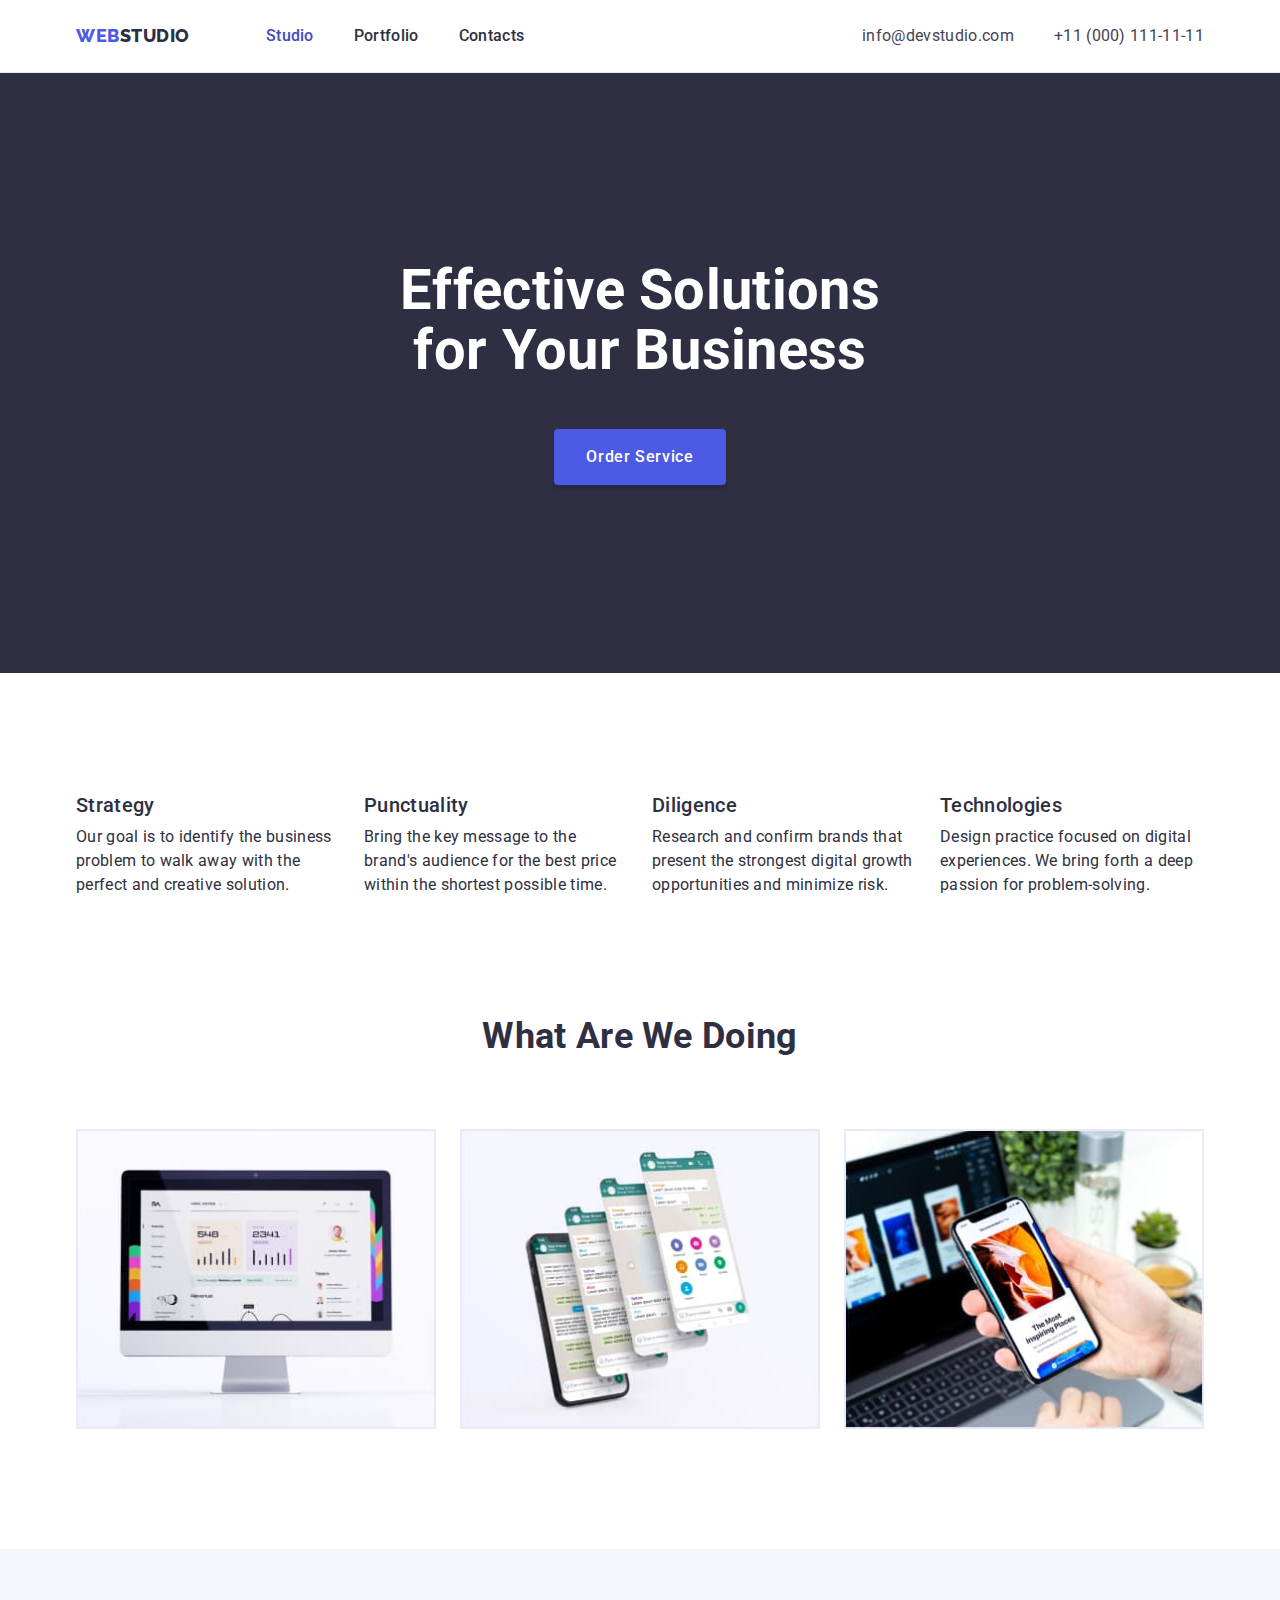
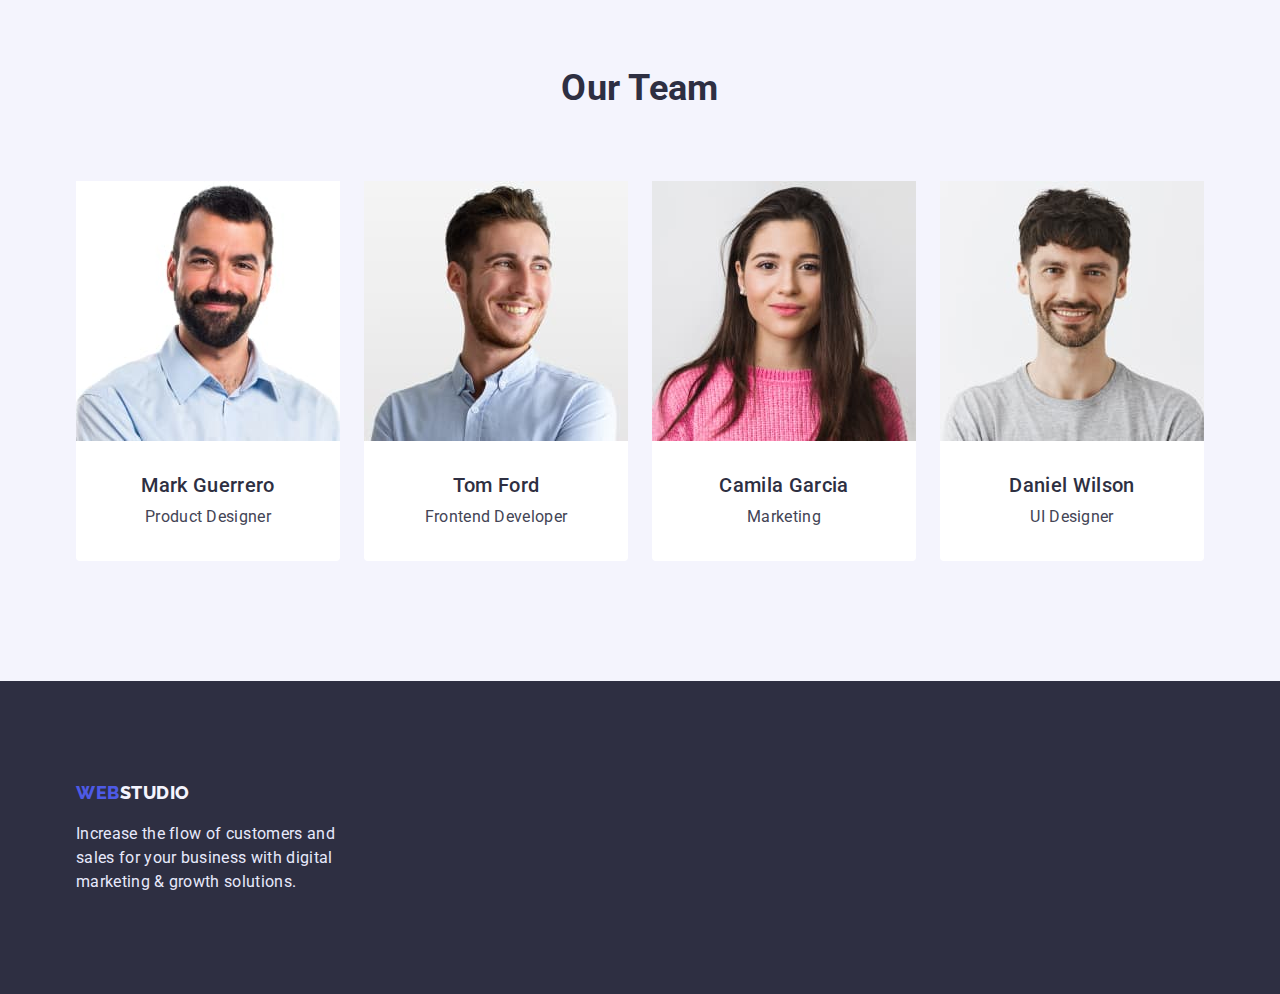
<file: index.html>
<!DOCTYPE html>
<html lang="en">
  <head>
    <meta charset="UTF-8" />
    <meta http-equiv="X-UA-Compatible" content="IE=edge" />
    <meta name="viewport" content="width=device-width, initial-scale=1.0" />

    <title>WebStudio</title>

    <link rel="preconnect" href="https://fonts.googleapis.com" />
    <link rel="preconnect" href="https://fonts.gstatic.com" crossorigin />
    <link
      href="https://fonts.googleapis.com/css2?family=Raleway:wght@800&family=Roboto:wght@400;500;700;900&display=swap"
      rel="stylesheet"
    />
    <link
      rel="stylesheet"
      href="https://cdnjs.cloudflare.com/ajax/libs/modern-normalize/1.1.0/modern-normalize.min.css"
    />

    <link rel="stylesheet" href="./css/styles.css" />
  </head>

  <body>
    <!--header-->
    <header class="header-page">
      <div class="container navi">
        <nav class="header-nav">
          <a href="./index.html" class="logo-studio"
            ><span class="logo-web">Web</span>Studio
          </a>

          <ul class="list-cast navigation">
            <li class="nav-item">
              <a href="./index.html" class="site-nav current">Studio</a>
            </li>
            <li class="nav-item">
              <a href="./portfolio.html" class="site-nav">Portfolio</a>
            </li>
            <li class="nav-item"><a href="#" class="site-nav">Contacts</a></li>
          </ul>
        </nav>
        <address class="nav-adress">
          <ul class="list-cast navigation">
            <li class="nav-adress">
              <a href="mailto:info@devstudio.com" class="email-tell"
                >info@devstudio.com</a
              >
            </li>
            <li class="nav-adress">
              <a href="tel:+110001111111" class="email-tell"
                >+11 (000) 111-11-11</a
              >
            </li>
          </ul>
        </address>
      </div>
    </header>
    <!-- Main-->
    <main>
      <!--Section 1-->
      <section class="hero">
        <div class="container">
          <h1 class="title-main-hero">
            Effective Solutions <br />
            for Your Business
          </h1>
          <button type="button" class="but-hero">Order Service</button>
        </div>
      </section>

      <!--Section 2-->
      <section class="general">
        <div class="container">
          <h2 class="visually-hidden">Coment fyture</h2>
          <ul class="list-cast general-list">
            <li class="general-item">
              <h3 class="general-info">Strategy</h3>
              <p class="general-paragraph">
                Our goal is to identify the business problem to walk away with
                the perfect and creative solution.
              </p>
            </li>

            <li class="general-item">
              <h3 class="general-info">Punctuality</h3>
              <p class="general-paragraph">
                Bring the key message to the brand's audience for the best price
                within the shortest possible time.
              </p>
            </li>

            <li class="general-item">
              <h3 class="general-info">Diligence</h3>
              <p class="general-paragraph">
                Research and confirm brands that present the strongest digital
                growth opportunities and minimize risk.
              </p>
            </li>

            <li class="general-item">
              <h3 class="general-info">Technologies</h3>
              <p class="general-paragraph">
                Design practice focused on digital experiences. We bring forth a
                deep passion for problem-solving.
              </p>
            </li>
          </ul>
        </div>
      </section>

      <!--Section work 3-->
      <section class="work">
        <div class="container">
          <h2 class="title-section-work">What are we doing</h2>
          <ul class="list-cast work-img">
            <li class="work-item">
              <img
                src="./images/img1.jpg"
                class="section-work-img"
                width="360"
                height="300"
                alt="computer"
              />
            </li>

            <li class="work-item">
              <img
                src="./images/img2.jpg"
                class="section-work-img"
                width="360"
                height="300"
                alt="phone"
              />
            </li>

            <li class="work-item">
              <img
                src="./images/img3.jpg"
                class="section-work-img"
                width="360"
                height="300"
                alt="computer-phone"
              />
            </li>
          </ul>
        </div>
      </section>

      <!--Section 4-->
      <section class="team">
        <div class="container">
          <h2 class="about-team">Our Team</h2>
          <ul class="list-cast about-person">
            <li class="list-person">
              <img
                src="./images/mark.jpg"
                width="264"
                height="260"
                alt="mark"
              />
              <div class="person-name-work">
                <h3 class="title-name">Mark Guerrero</h3>
                <p class="profession">Product Designer</p>
              </div>
            </li>

            <li class="list-person">
              <img src="./images/tom.jpg" width="264" height="260" alt="tom" />
              <div class="person-name-work">
                <h3 class="title-name">Tom Ford</h3>
                <p class="profession">Frontend Developer</p>
              </div>
            </li>

            <li class="list-person">
              <img
                src="./images/camila.jpg"
                width="264"
                height="260"
                alt="camila"
              />
              <div class="person-name-work">
                <h3 class="title-name">Camila Garcia</h3>
                <p class="profession">Marketing</p>
              </div>
            </li>

            <li class="list-person">
              <img
                src="./images/daniel.jpg"
                width="264"
                height="260"
                alt="daniel"
              />
              <div class="person-name-work">
                <h3 class="title-name">Daniel Wilson</h3>
                <p class="profession">UI Designer</p>
              </div>
            </li>
          </ul>
        </div>
      </section>
    </main>

    <!-- Foter-->
    <footer class="fon-foot">
      <div class="container">
        <a href="./index.html" class="logo-studio-lihgt"
          ><span class="logo-web">Web</span>Studio</a
        >
        <div class="foot-content">
          <p class="text-footer">
            Increase the flow of customers and sales for your business with
            digital marketing & growth solutions.
          </p>
        </div>
      </div>
    </footer>
  </body>
</html>
</file>
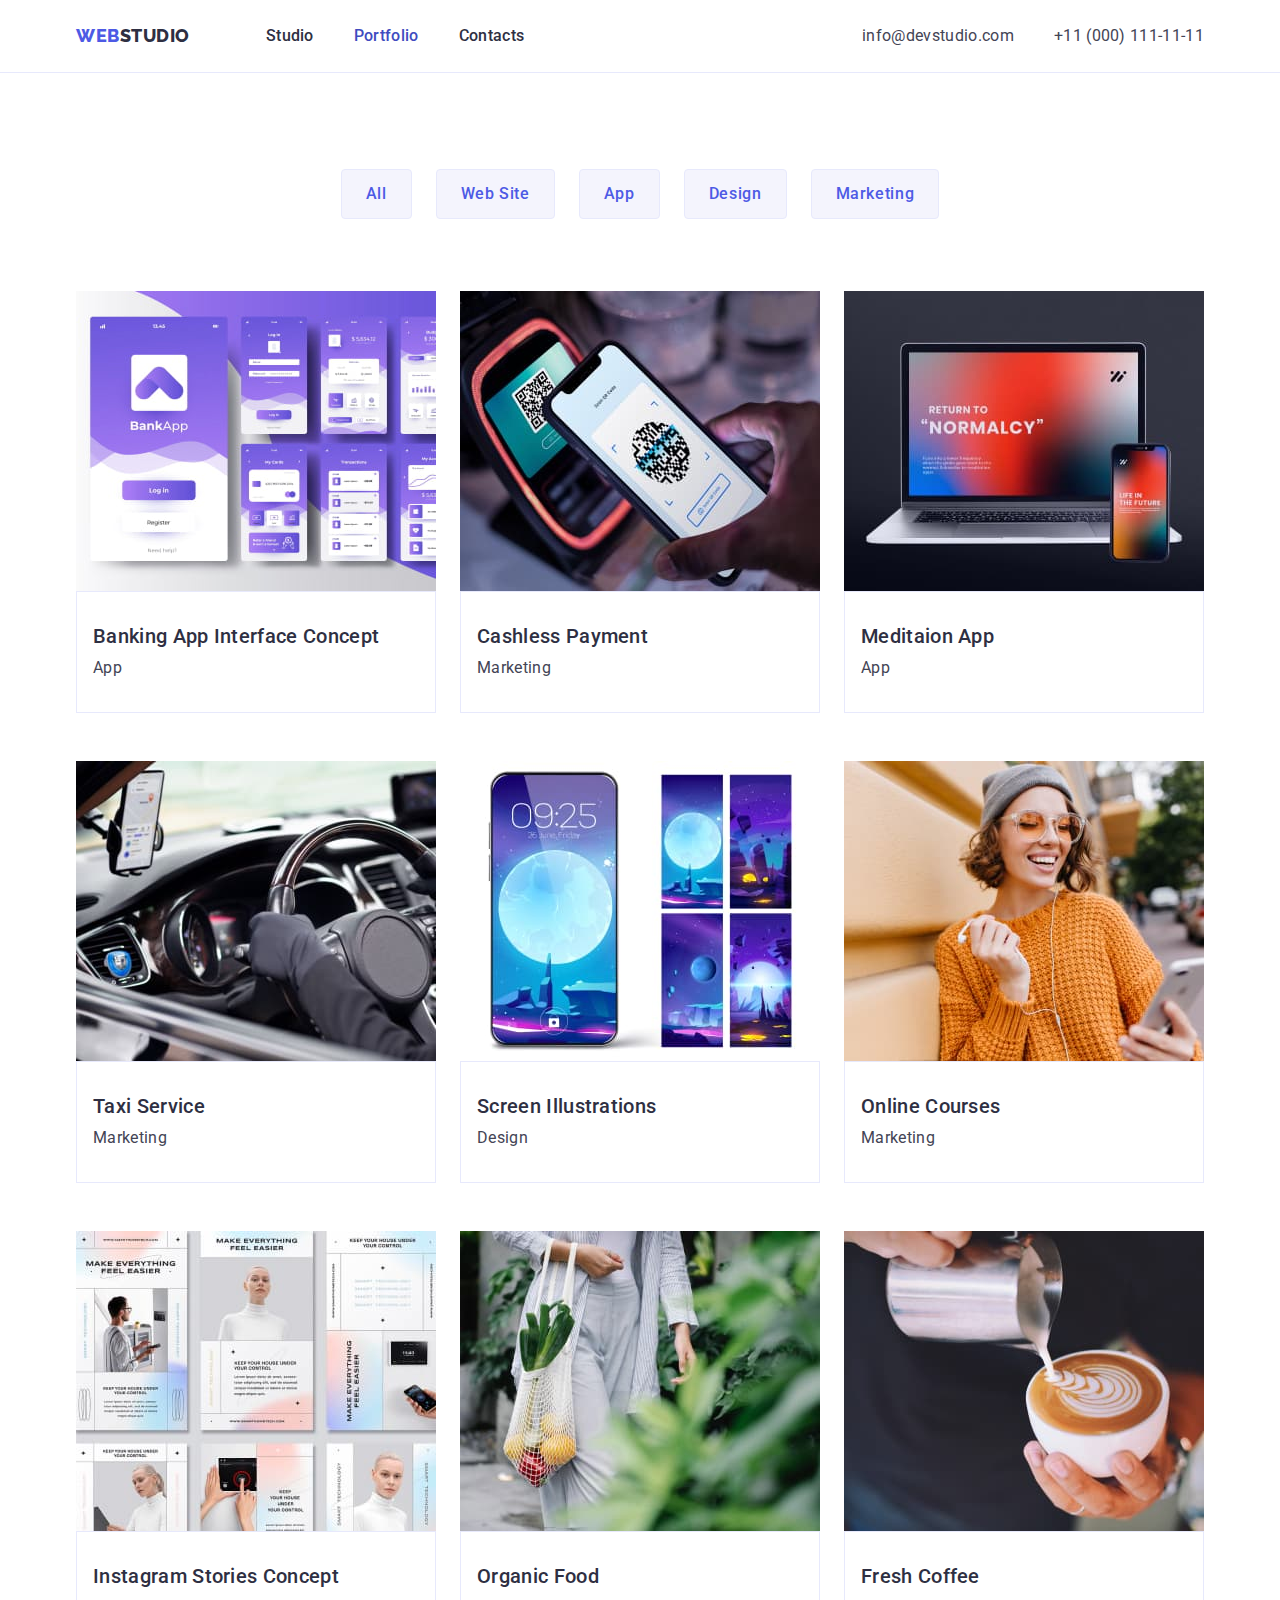
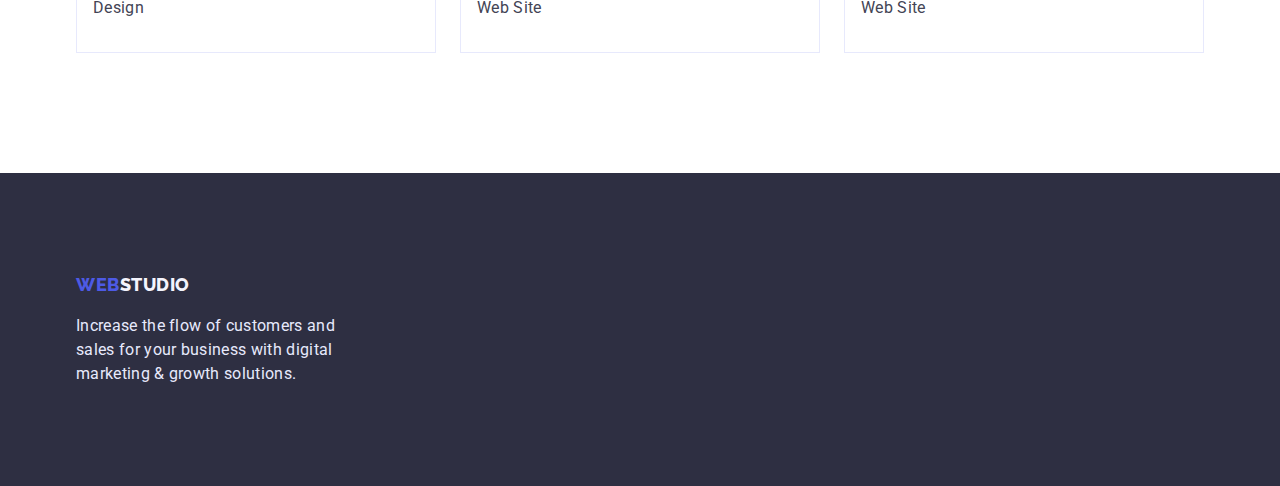
<file: portfolio.html>
<!DOCTYPE html>
<html lang="en">
  <head>
    <meta charset="UTF-8" />
    <meta http-equiv="X-UA-Compatible" content="IE=edge" />
    <meta name="viewport" content="width=device-width, initial-scale=1.0" />

    <title>Portfolio</title>

    <link rel="preconnect" href="https://fonts.googleapis.com" />
    <link rel="preconnect" href="https://fonts.gstatic.com" crossorigin />
    <link
      href="https://fonts.googleapis.com/css2?family=Raleway:wght@800&family=Roboto:wght@400;500;700;900&display=swap"
      rel="stylesheet"
    />
    <link
      rel="stylesheet"
      href="https://cdnjs.cloudflare.com/ajax/libs/modern-normalize/1.1.0/modern-normalize.min.css"
    />

    <link rel="stylesheet" href="./css/styles.css" />
  </head>

  <body>
    <header class="header-page">
      <div class="container navi">
        <nav class="header-nav">
          <a href="./index.html" class="logo-studio"
            ><span class="logo-web">Web</span>Studio
          </a>

          <ul class="list-cast navigation">
            <li class="nav-item">
              <a href="./index.html" class="site-nav">Studio</a>
            </li>
            <li class="nav-item">
              <a href="./portfolio.html" class="site-nav current">Portfolio</a>
            </li>
            <li class="nav-item"><a href="#" class="site-nav">Contacts</a></li>
          </ul>
        </nav>

        <address class="nav">
          <ul class="list-cast navigation">
            <li class="nav-item">
              <a href="mailto:info@devstudio.com" class="email-tell"
                >info@devstudio.com</a
              >
            </li>
            <li class="nav-item">
              <a href="tel:+110001111111" class="email-tell"
                >+11 (000) 111-11-11</a
              >
            </li>
          </ul>
        </address>
      </div>
    </header>
    <main>
      <!-- section-1-portfolio -->

      <section class="card-app">
        <div class="container">
          <h1 class="visually-hidden">Coment fyture</h1>
          <!-- filtr -->

          <ul class="list-cast list-filtr">
            <li><button type="button" class="but-filtr">All</button></li>
            <li><button type="button" class="but-filtr">Web Site</button></li>
            <li><button type="button" class="but-filtr">App</button></li>
            <li><button type="button" class="but-filtr">Design</button></li>
            <li><button type="button" class="but-filtr">Marketing</button></li>
          </ul>

          <ul class="list-cast list-app">
            <li class="item-app">
              <a href="" class="emphasis-title-app">
                <img
                  src="./images/banking-app.jpg"
                  width="360"
                  height="300"
                  alt="banking-app"
                />
                <div class="list-app-item">
                  <h2 class="title-app">Banking App Interface Concept</h2>
                  <p class="name-app">App</p>
                </div>
              </a>
            </li>

            <li class="item-app">
              <a href="" class="emphasis-title-app">
                <img
                  src="./images/cashless-payment.jpg"
                  width="360"
                  height="300"
                  alt="cashless-payment"
                />
                <div class="list-app-item">
                  <h2 class="title-app">Cashless Payment</h2>
                  <p class="name-app">Marketing</p>
                </div>
              </a>
            </li>

            <li class="item-app">
              <a href="" class="emphasis-title-app">
                <img
                  src="./images/meditaion-app.jpg"
                  width="360"
                  height="300"
                  alt="meditaion-app"
                />
                <div class="list-app-item">
                  <h2 class="title-app">Meditaion App</h2>
                  <p class="name-app">App</p>
                </div>
              </a>
            </li>

            <li class="item-app">
              <a href="" class="emphasis-title-app">
                <img
                  src="./images/taxi-service.jpg"
                  width="360"
                  height="300"
                  alt="taxi-service"
                />
                <div class="list-app-item">
                  <h2 class="title-app">Taxi Service</h2>
                  <p class="name-app">Marketing</p>
                </div>
              </a>
            </li>

            <li class="item-app">
              <a href="" class="emphasis-title-app">
                <img
                  src="./images/scren-illustrations.jpg"
                  width="360"
                  height="300"
                  alt="scren-illustrations"
                />
                <div class="list-app-item">
                  <h2 class="title-app">Screen Illustrations</h2>
                  <p class="name-app">Design</p>
                </div>
              </a>
            </li>

            <li class="item-app">
              <a href="" class="emphasis-title-app">
                <img
                  src="./images/online-courses.jpg"
                  width="360"
                  height="300"
                  alt="online-courses"
                />
                <div class="list-app-item">
                  <h2 class="title-app">Online Courses</h2>
                  <p class="name-app">Marketing</p>
                </div>
              </a>
            </li>

            <li class="item-app">
              <a href="" class="emphasis-title-app">
                <img
                  src="./images/instagram-stories.jpg"
                  width="360"
                  height="300"
                  alt="instagram-stories"
                />
                <div class="list-app-item">
                  <h2 class="title-app">Instagram Stories Concept</h2>
                  <p class="name-app">Design</p>
                </div>
              </a>
            </li>

            <li class="item-app">
              <a href="" class="emphasis-title-app">
                <img
                  src="./images/organic-food.jpg"
                  width="360"
                  height="300"
                  alt="organic-food"
                />
                <div class="list-app-item">
                  <h2 class="title-app">Organic Food</h2>
                  <p class="name-app">Web Site</p>
                </div>
              </a>
            </li>

            <li class="item-app">
              <a href="" class="emphasis-title-app">
                <img
                  src="./images/fresh-coffee.jpg"
                  width="360"
                  height="300"
                  alt="fresh-coffee"
                />
                <div class="list-app-item">
                  <h2 class="title-app">Fresh Coffee</h2>
                  <p class="name-app">Web Site</p>
                </div>
              </a>
            </li>
          </ul>
        </div>
      </section>
    </main>
    <footer class="fon-foot">
      <div class="container">
        <a href="./index.html" class="logo-studio-lihgt"
          ><span class="logo-web">Web</span>Studio</a
        >
        <div class="foot-content">
          <p class="text-footer">
            Increase the flow of customers and sales for your business with
            digital marketing & growth solutions.
          </p>
        </div>
      </div>
    </footer>
  </body>
</html>
</file>
<file: css/styles.css>
:root {
  /* color palitre */

  --clr-backgraund-main: #ffffff;
  --clr-primary: #2e2f42;
  --crl-secondary: #434455;
  --clr-primary-brand: #4d5ae5;
  --clr-liht: #ffffff;
  --clr-underline: rgba(0, 0, 0, 0.15);
  --clr-text-footer: #e7e9fc;
  /* secondary page */
  --clr-filtr-beck: #f4f4fd;
  --clr-bord-beck: #e7e9fc;
  --clr-hove-beck: #404bbf;
}
body {
  background-color: var(--clr-backgraund-main);
  font-family: Roboto, sans-serif;
  font-size: 16px;

  letter-spacing: 0.02em;
  line-height: 1.5;

  color: var(--clr-primary);
}
h1,
h2,
h3,
h4,
h5,
h6,
ul,
ol,
p {
  margin: 0;
  padding: 0;
}

.list-cast {
  list-style-type: none;
}
.container {
  max-width: 1158px;
  margin-left: auto;
  margin-right: auto;
  padding-left: 15px;
  padding-right: 15px;
}
img {
  display: block;
  max-width: 100%;
  height: auto;
}

/* оформлення лого HEADER */
.header-page {
  border-bottom: 1px solid var(--clr-text-footer);
}

.header-nav {
  display: flex;
  align-items: center;
}
.navi {
  justify-content: space-between;
  display: flex;
}

.logo-studio {
  margin-right: 76px;
  font-family: 'Raleway', sans-serif;
  font-weight: 800;
  font-size: 18px;
  line-height: 1.33;

  letter-spacing: 0.03em;

  color: var(--clr-primary);

  text-decoration-line: none;
  text-transform: uppercase;
}
.logo-web {
  color: var(--clr-primary-brand);
}
.navigation {
  display: flex;
  gap: 40px;
}

.site-nav {
  display: block;
  padding-top: 24px;
  padding-bottom: 24px;

  font-weight: 500;

  color: var(--clr-primary);
  text-decoration-line: none;
}

.site-nav:hover,
.site-nav:focus {
  color: var(--clr-hove-beck);
}

/* активна ссилка(сторінки) */

.site-nav.current {
  color: var(--clr-hove-beck);
}
.email-tell {
  padding-top: 24px;
  padding-bottom: 24px;
  display: block;

  font-style: normal;
  color: var(--crl-secondary);
  text-decoration-line: none;
}
.email-tell:hover,
.email-tell:focus {
  color: var(--clr-hove-beck);
}

/* Section 1 hero  */
.hero {
  padding-top: 188px;
  padding-bottom: 188px;
  background-color: var(--clr-primary);
  text-align: center;
}
.title-main-hero {
  margin-bottom: 48px;

  font-size: 56px;
  line-height: 1.07;

  color: var(--clr-liht);
}

.but-hero {
  padding: 16px 32px;

  font-family: inherit;
  font-weight: 500;
  font-size: 16px;
  line-height: 1.5;
  letter-spacing: 0.04em;
  min-width: 169px;

  color: var(--clr-liht);
  background-color: var(--clr-primary-brand);

  box-shadow: 0px 4px 4px var(--clr-underline);
  border-radius: 4px;

  border: none;
  cursor: pointer;
}
.but-hero:hover,
.but-hero:focus {
  background-color: var(--clr-hove-beck);
}
/* section 2 (h2) secondary  page section 1  (h1)  */
.general {
  padding-top: 120px;
  padding-bottom: 120px;
}
.general-list {
  display: flex;
  flex-wrap: wrap;
  gap: 24px;
}
.general-item {
  flex-basis: calc((100% - 3 * 24px) / 4);
}

.visually-hidden {
  position: absolute;
  width: 1px;
  height: 1px;
  margin: -1px;
  border: 0;
  padding: 0;
  white-space: nowrap;
  clip-path: inset(100%);
  clip: rect(0 0 0 0);
  overflow: hidden;
}

.general-info {
  font-weight: 500;
  font-size: 20px;
  line-height: 1.2;

  margin: 0;
}
.general-paragraph {
  margin-top: 8px;
}
/* cection work 3  */
.work {
  padding-bottom: 120px;
}
.title-section-work {
  margin-bottom: 72px;

  font-size: 36px;
  line-height: 1.11;

  text-align: center;
  text-transform: capitalize;

  color: var(--clr-primary);
}

.work-item {
  flex-basis: calc((100% - 2 * 24px) / 3);
}
.section-work-img {
  border: 1px solid var(--clr-text-footer);
}
.work-img {
  gap: 24px;
  display: flex;
}
/* section 4 Our team */
.team {
  padding-top: 120px;
  padding-bottom: 120px;
  background-color: var(--clr-filtr-beck);
}

.list-person {
  border-radius: 0px 0px 4px 4px;
  flex-basis: calc((100% - 3 * 24px) / 4);
  background-color: var(--clr-liht);
}
.about-person {
  display: flex;
  gap: 24px;
}
.about-team {
  margin-bottom: 72px;

  font-size: 36px;
  line-height: 1.11;

  text-align: center;
  text-transform: capitalize;

  color: var(--clr-primary);
}
.person-name-work {
  padding-top: 32px;
  padding-bottom: 32px;
}
.title-name {
  margin-bottom: 8px;
  font-weight: 500;
  font-size: 20px;
  line-height: 1.2;

  text-align: center;

  color: var(--clr-primary);
}
.profession {
  margin: 0;
  text-align: center;

  color: var(--crl-secondary);
}
/* Footer */

.fon-foot {
  padding-top: 100px;
  padding-bottom: 100px;
  background-color: var(--clr-primary);
}
.logo-studio-lihgt {
  font-family: 'Raleway', sans-serif;
  font-weight: 800;
  font-size: 18px;
  line-height: 1.33;

  letter-spacing: 0.03em;

  color: var(--clr-primary);
  text-decoration-line: none;
  text-transform: uppercase;
  color: var(--clr-filtr-beck);
}
.foot-content {
  width: 264px;
}
.text-footer {
  margin-top: 16px;

  color: var(--clr-text-footer);
}

/* Portfolio secondary page */

.card-app {
  padding-top: 96px;
  padding-bottom: 120px;
}
.list-filtr {
  margin-bottom: 72px;
  display: flex;

  justify-content: center;
  gap: 24px;
}
.but-filtr {
  padding: 12px 24px;
  font-family: inherit;
  font-weight: 500;
  font-size: 16px;
  line-height: 1.5;

  text-align: center;
  letter-spacing: 0.04em;

  color: var(--clr-primary-brand);
  background-color: var(--clr-filtr-beck);

  border: 1px solid var(--clr-bord-beck);
  border-radius: 4px;
  cursor: pointer;
}
.but-filtr:hover,
.but-filtr:focus {
  color: var(--clr-liht);
  background-color: var(--clr-hove-beck);
}
.list-app {
  margin-right: -24px;
  margin-bottom: -48px;

  display: flex;
  flex-wrap: wrap;
}
.item-app {
  margin-right: 24px;
  margin-bottom: 48px;

  flex-basis: calc((100% - 3 * 24px) / 3);
}

.emphasis-title-app {
  text-decoration-line: none;
}
.list-app-item {
  padding: 32px 0 32px 16px;
  border: 1px solid var(--clr-bord-beck);
}
.title-app {
  margin-bottom: 8px;
  font-weight: 500;
  font-size: 20px;
  line-height: 1.2;

  color: var(--clr-primary);
}
.name-app {
  color: var(--crl-secondary);
  margin: 0;
}
</file>
